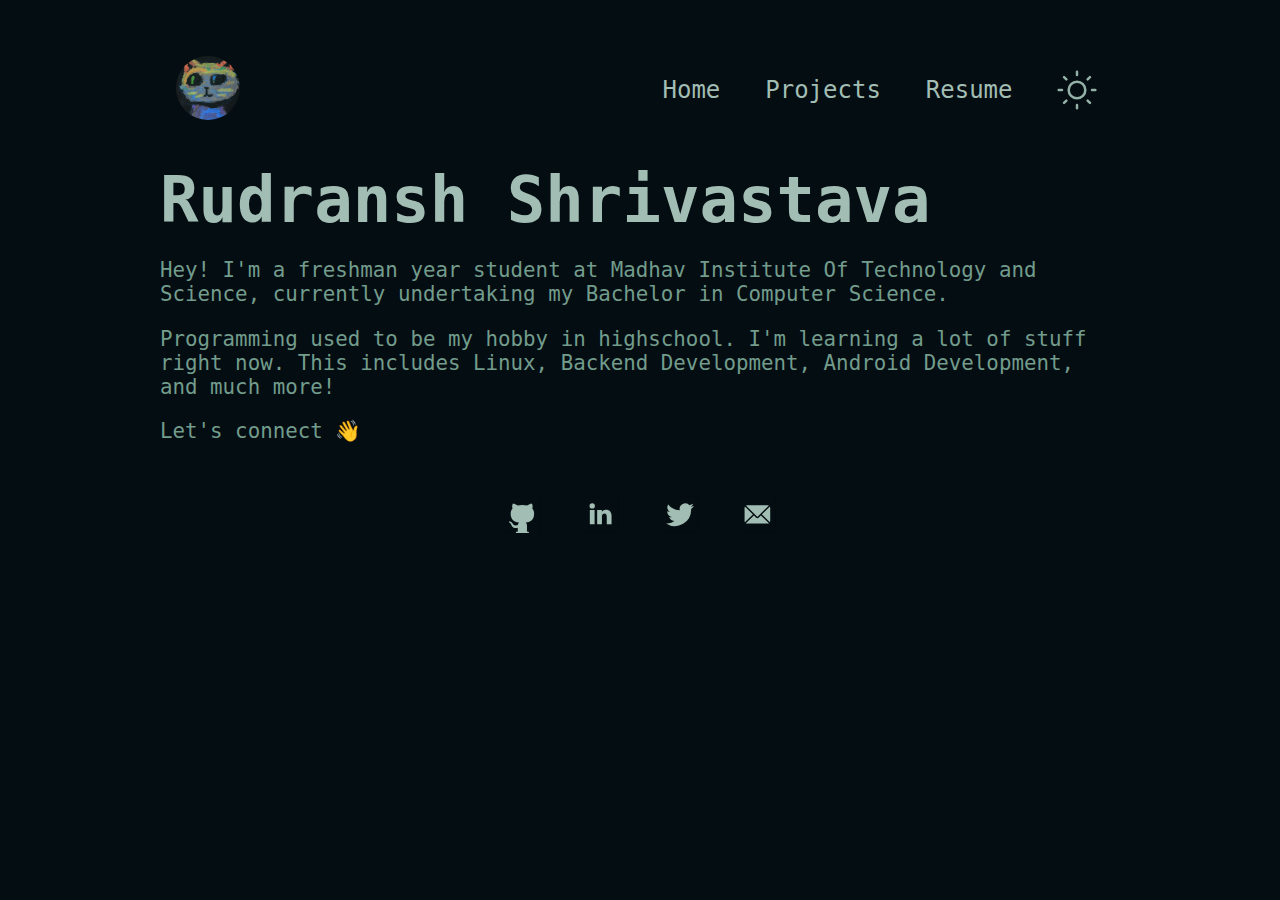
<file: index.html>
<!DOCTYPE html>
<html lang="en">

<head>
  <meta charset="UTF-8" />
  <meta name="viewport" content="width=device-width, initial-scale=1.0" />
  <link rel="icon" href="/img/logo.jpeg" type="image/x-icon">
  <title>Rudransh</title>
  <link rel="stylesheet" href="styles.css" />
  <script src="app.js"></script>
</head>

<body class="background-dark background-mode">
  <div id="menu-overlay" class="background-light background-mode">
    <div id="close">
      <svg xmlns="http://www.w3.org/2000/svg" x="0px" y="0px" viewBox="0,0,256,256">
        <g class="footer-dark footer-mode" fill-rule="nonzero" stroke="none" stroke-width="1" stroke-linecap="butt"
          stroke-linejoin="miter" stroke-miterlimit="10" stroke-dasharray="" stroke-dashoffset="0" font-family="none"
          font-weight="none" font-size="none" text-anchor="none" style="mix-blend-mode: normal">
          <g transform="scale(8.53333,8.53333)">
            <path
              d="M7,4c-0.25587,0 -0.51203,0.09747 -0.70703,0.29297l-2,2c-0.391,0.391 -0.391,1.02406 0,1.41406l7.29297,7.29297l-7.29297,7.29297c-0.391,0.391 -0.391,1.02406 0,1.41406l2,2c0.391,0.391 1.02406,0.391 1.41406,0l7.29297,-7.29297l7.29297,7.29297c0.39,0.391 1.02406,0.391 1.41406,0l2,-2c0.391,-0.391 0.391,-1.02406 0,-1.41406l-7.29297,-7.29297l7.29297,-7.29297c0.391,-0.39 0.391,-1.02406 0,-1.41406l-2,-2c-0.391,-0.391 -1.02406,-0.391 -1.41406,0l-7.29297,7.29297l-7.29297,-7.29297c-0.1955,-0.1955 -0.45116,-0.29297 -0.70703,-0.29297z">
            </path>
          </g>
        </g>
      </svg>
    </div>
    <div id="menu-items">
      <a class="color-light color-mode" href="#">Home</a>
      <a class="color-light color-mode" href="projects/index.html">Projects</a>
      <a class="color-light color-mode" href="resume/index.html">Resume</a>
    </div>
  </div>
  <div id="main">
    <div id="header" class="background-dark background-mode">
      <header>
        <div id="logo">
          <img src="img/logo.jpeg" alt="Rudransh Shrivastava">
        </div>
        <div id="links">
          <a class="color-dark color-mode" href="#">Home</a>
          <a class="color-dark color-mode" href="projects/index.html">Projects</a>
          <a class="color-dark color-mode" href="resume/index.html">Resume</a>
          <a class="color-dark color-mode" href="">
            <img id="toggle-mode" src="./img/sun.svg" alt="Light Mode">
          </a>
          <div id="menu">
            <?xml version="1.0" encoding="iso-8859-1"?>
            <svg class="footer-light footer-mode" height="64px" width="50px" xmlns="http://www.w3.org/2000/svg"
              xmlns:xlink="http://www.w3.org/1999/xlink" viewBox="0 0 330 300" xml:space="preserve">
              <g id="XMLID_225_">
                <path id="XMLID_226_"
                  d="M15,120h300c8.284,0,15-6.716,15-15s-6.716-15-15-15H15c-8.284,0-15,6.716-15,15S6.716,120,15,120z" />
                <path id="XMLID_227_"
                  d="M315,150H15c-8.284,0-15,6.716-15,15s6.716,15,15,15h300c8.284,0,15-6.716,15-15S323.284,150,315,150z" />
                <path id="XMLID_228_"
                  d="M315,210H15c-8.284,0-15,6.716-15,15s6.716,15,15,15h300c8.284,0,15-6.716,15-15S323.284,210,315,210z" />
              </g>
            </svg>
          </div>
        </div>
      </header>
    </div>
    <div id="body">
      <br>
      <h1 class="color-dark color-mode">Rudransh Shrivastava</h1>
      <p class="para-dark para-mode">
        Hey! I'm a freshman year student at Madhav Institute Of Technology and
        Science, currently undertaking my Bachelor in Computer Science.
      <p class="para-dark para-mode">Programming used to be my hobby in highschool. I'm learning a lot of stuff right
        now. This includes Linux, Backend Development, Android Development, and much more!

      </p>
      <p class="para-dark para-mode">Let's connect 👋
      </p>
      </p>
    </div>
    <div id="footer">
      <footer>
        <a href="https://github.com/rudransh-shrivastava">
          <svg class="footer-dark footer-mode" xmlns="http://www.w3.org/2000/svg" aria-label="GitHub" role="img"
            viewBox="0 0 512 512">
            <rect width="512" height="512" />
            <path class="footer-light footer-mode"
              d="M335 499c14 0 12 17 12 17H165s-2-17 12-17c13 0 16-6 16-12l-1-44c-71 16-86-34-86-34-12-30-28-37-28-37-24-16 1-16 1-16 26 2 40 26 40 26 22 39 59 28 74 22 2-17 9-28 16-35-57-6-116-28-116-126 0-28 10-51 26-69-3-6-11-32 3-67 0 0 21-7 70 26 42-12 86-12 128 0 49-33 70-26 70-26 14 35 6 61 3 67 16 18 26 41 26 69 0 98-60 120-117 126 10 8 18 24 18 48l-1 70c0 6 3 12 16 12z" />
          </svg>
        </a>
        <a href="https://linkedin.com/in/rudransh-shrivastava">
          <svg class="footer-light footer-mode" xmlns="http://www.w3.org/2000/svg" aria-label="LinkedIn" role="img"
            viewBox="0 0 512 512">
            <rect class="footer-dark footer-mode" width="512" height="512" />
            <circle cx="142" cy="138" r="37" />
            <path class="footer-light footer-mode" stroke-width="66" d="M244 194v198M142 194v198" />
            <path d="M276 282c0-20 13-40 36-40 24 0 33 18 33 45v105h66V279c0-61-32-89-76-89-34 0-51 19-59 32" />
          </svg>
        </a>
        <a href="https://twitter.com/rudranshstwt">
          <svg xmlns="http://www.w3.org/2000/svg" aria-label="Twitter" role="img" viewBox="0 0 512 512">
            <rect class="footer-dark footer-mode" width="512" height="512" />
            <path class="footer-light footer-mode"
              d="m458 140q-23 10-45 12 25-15 34-43-24 14-50 19a79 79 0 00-135 72q-101-7-163-83a80 80 0 0024 106q-17 0-36-10s-3 62 64 79q-19 5-36 1s15 53 74 55q-50 40-117 33a224 224 0 00346-200q23-16 40-41" />
          </svg>
        </a>
        <a href="mailto:rudransh.shr@gmail.com">
          <svg class="footer-dark footer-mode" xmlns="http://www.w3.org/2000/svg" aria-label="Email" role="img"
            viewBox="0 0 512 512">
            <rect width="512" height="512" />
            <rect class="footer-light footer-mode" width="356" height="256" x="78" y="128" rx="8%" />
            <path fill="none" stroke-width="20"
              d="M434 128L269 292c-7 8-19 8-26 0L78 128m0 256l129-128m227 128L305 256" />
          </svg>
        </a>
      </footer>
    </div>
  </div>
</body>

</html>
</file>
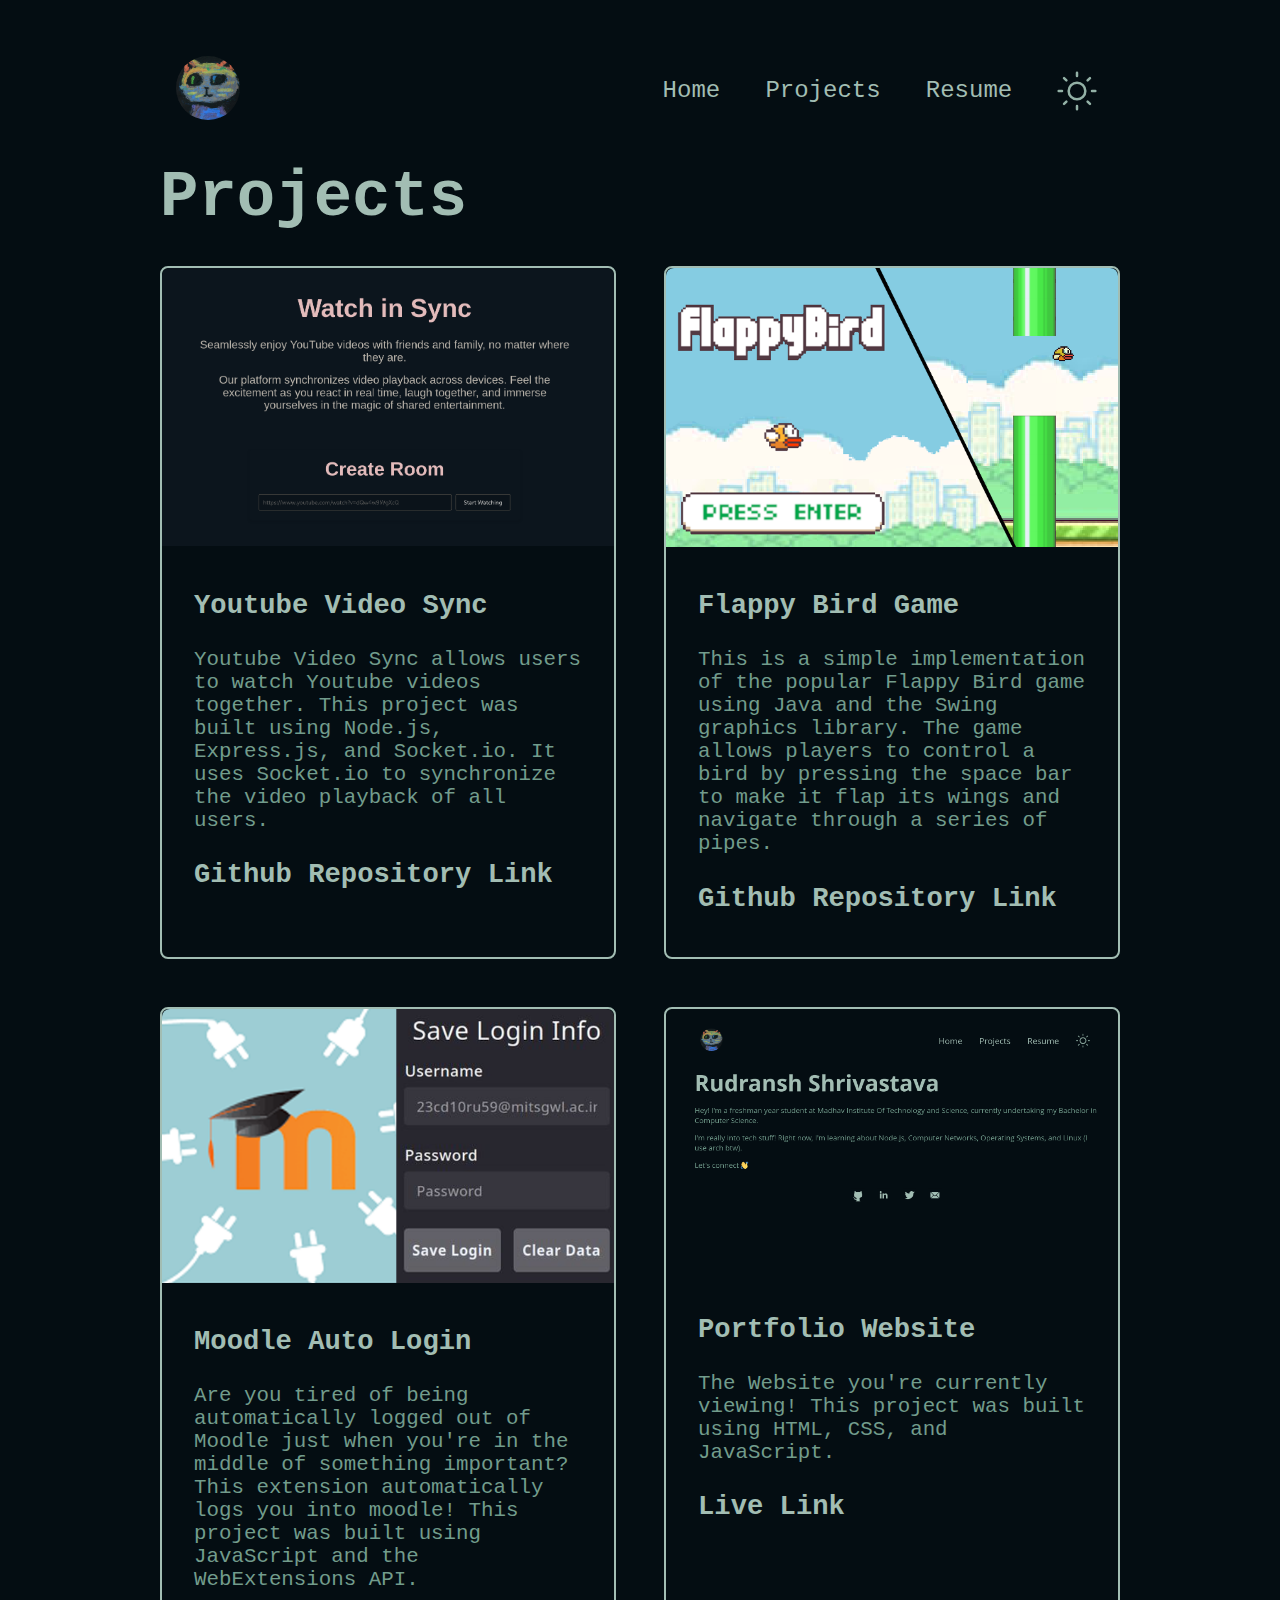
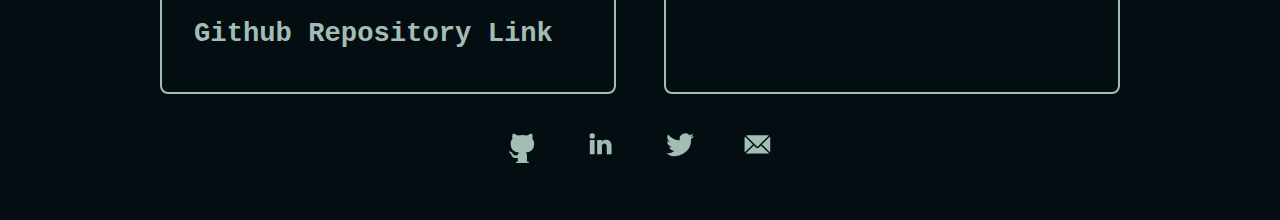
<file: projects/index.html>
<!DOCTYPE html>
<html lang="en">

<head>
  <meta charset="UTF-8" />
  <meta name="viewport" content="width=device-width, initial-scale=1.0" />
  <link rel="icon" href="/img/logo.jpeg" type="image/x-icon" />
  <title>Projects</title>
  <link rel="stylesheet" href="../styles.css" />
  <link rel="stylesheet" href="styles.css" />
  <script src="../app.js"></script>
</head>

<body class="background-dark background-mode">
  <div id="menu-overlay" class="background-light background-mode">
    <div id="close">
      <svg xmlns="http://www.w3.org/2000/svg" x="0px" y="0px" viewBox="0,0,256,256">
        <g class="footer-dark footer-mode" fill-rule="nonzero" stroke="none" stroke-width="1" stroke-linecap="butt"
          stroke-linejoin="miter" stroke-miterlimit="10" stroke-dasharray="" stroke-dashoffset="0" font-family="none"
          font-weight="none" font-size="none" text-anchor="none" style="mix-blend-mode: normal">
          <g transform="scale(8.53333,8.53333)">
            <path
              d="M7,4c-0.25587,0 -0.51203,0.09747 -0.70703,0.29297l-2,2c-0.391,0.391 -0.391,1.02406 0,1.41406l7.29297,7.29297l-7.29297,7.29297c-0.391,0.391 -0.391,1.02406 0,1.41406l2,2c0.391,0.391 1.02406,0.391 1.41406,0l7.29297,-7.29297l7.29297,7.29297c0.39,0.391 1.02406,0.391 1.41406,0l2,-2c0.391,-0.391 0.391,-1.02406 0,-1.41406l-7.29297,-7.29297l7.29297,-7.29297c0.391,-0.39 0.391,-1.02406 0,-1.41406l-2,-2c-0.391,-0.391 -1.02406,-0.391 -1.41406,0l-7.29297,7.29297l-7.29297,-7.29297c-0.1955,-0.1955 -0.45116,-0.29297 -0.70703,-0.29297z">
            </path>
          </g>
        </g>
      </svg>
    </div>
    <div id="menu-items">
      <a class="color-light color-mode" href="../index.html">Home</a>
      <a class="color-light color-mode" href="../projects/index.html">Projects</a>
      <a class="color-light color-mode" href="../resume/index.html">Resume</a>
    </div>
  </div>
  <div id="main">
    <div id="header" class="background-dark background-mode">
      <header>
        <div id="logo">
          <img src="../img/logo.jpeg" alt="Rudransh Shrivastava" />
        </div>
        <div id="links">
          <a class="color-dark color-mode" href="../index.html">Home</a>
          <a class="color-dark color-mode" href="../projects/index.html">Projects</a>
          <a class="color-dark color-mode" href="../resume/index.html">Resume</a>
          <a class="color-dark color-mode" href="">
            <img id="toggle-mode" src=".././img/sun.svg" alt="Light Mode" />
          </a>
          <div id="menu">
            <?xml version="1.0" encoding="iso-8859-1"?>
            <svg class="footer-light footer-mode" height="64px" width="50px" xmlns="http://www.w3.org/2000/svg"
              xmlns:xlink="http://www.w3.org/1999/xlink" viewBox="0 0 330 300" xml:space="preserve">
              <g id="XMLID_225_">
                <path id="XMLID_226_"
                  d="M15,120h300c8.284,0,15-6.716,15-15s-6.716-15-15-15H15c-8.284,0-15,6.716-15,15S6.716,120,15,120z" />
                <path id="XMLID_227_"
                  d="M315,150H15c-8.284,0-15,6.716-15,15s6.716,15,15,15h300c8.284,0,15-6.716,15-15S323.284,150,315,150z" />
                <path id="XMLID_228_"
                  d="M315,210H15c-8.284,0-15,6.716-15,15s6.716,15,15,15h300c8.284,0,15-6.716,15-15S323.284,210,315,210z" />
              </g>
            </svg>
          </div>
        </div>
      </header>
    </div>
    <div id="body">
      <br />
      <h1 class="color-dark color-mode">Projects</h1>
      <div class="project-cards">
        <div class="project-card border-mode border-dark">
          <img src="images/youtube-video-sync.png" alt="Youtube Video Sync" />
          <div class="project-details">
            <a href="https://github.com/rudransh-shrivastava/Youtube-Video-Sync">
              <h3 class="color-dark color-mode">Youtube Video Sync</h3>
            </a>
            <p class="para-dark para-mode">
              Youtube Video Sync allows users to watch Youtube videos together.
              This project was built using Node.js, Express.js, and Socket.io.
              It uses Socket.io to synchronize the video playback of all users.
            </p>
            <a href="https://github.com/rudransh-shrivastava/Youtube-Video-Sync">
              <h3 class="color-dark color-mode">Github Repository Link</h3>
            </a>
          </div>
        </div>
        <div class="project-card border-mode border-dark">
          <img src="images/flappy-bird-game.png" alt="Flappy Bird Game" />
          <div class="project-details">
            <a href="https://github.com/rudransh-shrivastava/flappy-bird-game">
              <h3 class="color-dark color-mode">Flappy Bird Game</h3>
            </a>
            <p class="para-dark para-mode">
              This is a simple implementation of the popular Flappy Bird game
              using Java and the Swing graphics library. The game allows
              players to control a bird by pressing the space bar to make it
              flap its wings and navigate through a series of pipes.
            </p>
            <a href="https://github.com/rudransh-shrivastava/flappy-bird-game">
              <h3 class="color-dark color-mode">Github Repository Link</h3>
            </a>
          </div>
        </div>
        <div class="project-card border-mode border-dark">
          <img src="images/moodle-auto-login.png" alt="Moodle Auto-Login" />
          <div class="project-details">
            <a href="https://github.com/rudransh-shrivastava/Moodle-AutoLogin">
              <h3 class="color-dark color-mode">Moodle Auto Login</h3>
            </a>
            <p class="para-dark para-mode">
              Are you tired of being automatically logged out of Moodle just when you're in the middle of something
              important? This extension automatically logs you into moodle!
              This project was built using JavaScript and the WebExtensions API.
            </p>
            <a href="https://github.com/rudransh-shrivastava/Moodle-AutoLogin">
              <h3 class="color-dark color-mode">Github Repository Link</h3>
            </a>
          </div>
        </div>
        <div class="project-card border-mode border-dark">
          <img src="images/portfolio-website.png" alt="Portfolio Website" />
          <div class="project-details">
            <a href="https://rudransh-shrivastava.github.io/">
              <h3 class="color-dark color-mode">Portfolio Website</h3>
            </a>
            <p class="para-dark para-mode">
              The Website you're currently viewing! This project was built using HTML, CSS, and JavaScript.
            </p>
            <a href="https://rudransh-shrivastava.github.io/">
              <h3 class="color-dark color-mode">Live Link</h3>
            </a>
          </div>
        </div>
      </div>
    </div>
    <div id="footer">
      <footer>
        <a href="https://github.com/rudransh-shrivastava">
          <svg class="footer-dark footer-mode" xmlns="http://www.w3.org/2000/svg" aria-label="GitHub" role="img"
            viewBox="0 0 512 512">
            <rect width="512" height="512" />
            <path class="footer-light footer-mode"
              d="M335 499c14 0 12 17 12 17H165s-2-17 12-17c13 0 16-6 16-12l-1-44c-71 16-86-34-86-34-12-30-28-37-28-37-24-16 1-16 1-16 26 2 40 26 40 26 22 39 59 28 74 22 2-17 9-28 16-35-57-6-116-28-116-126 0-28 10-51 26-69-3-6-11-32 3-67 0 0 21-7 70 26 42-12 86-12 128 0 49-33 70-26 70-26 14 35 6 61 3 67 16 18 26 41 26 69 0 98-60 120-117 126 10 8 18 24 18 48l-1 70c0 6 3 12 16 12z" />
          </svg>
        </a>
        <a href="https://linkedin.com/in/rudransh-shrivastava">
          <svg class="footer-light footer-mode" xmlns="http://www.w3.org/2000/svg" aria-label="LinkedIn" role="img"
            viewBox="0 0 512 512">
            <rect class="footer-dark footer-mode" width="512" height="512" />
            <circle cx="142" cy="138" r="37" />
            <path class="footer-light footer-mode" stroke-width="66" d="M244 194v198M142 194v198" />
            <path d="M276 282c0-20 13-40 36-40 24 0 33 18 33 45v105h66V279c0-61-32-89-76-89-34 0-51 19-59 32" />
          </svg>
        </a>
        <a href="https://twitter.com/rudranshstwt">
          <svg xmlns="http://www.w3.org/2000/svg" aria-label="Twitter" role="img" viewBox="0 0 512 512">
            <rect class="footer-dark footer-mode" width="512" height="512" />
            <path class="footer-light footer-mode"
              d="m458 140q-23 10-45 12 25-15 34-43-24 14-50 19a79 79 0 00-135 72q-101-7-163-83a80 80 0 0024 106q-17 0-36-10s-3 62 64 79q-19 5-36 1s15 53 74 55q-50 40-117 33a224 224 0 00346-200q23-16 40-41" />
          </svg>
        </a>
        <a href="mailto:rudransh.shr@gmail.com">
          <svg class="footer-dark footer-mode" xmlns="http://www.w3.org/2000/svg" aria-label="Email" role="img"
            viewBox="0 0 512 512">
            <rect width="512" height="512" />
            <rect class="footer-light footer-mode" width="356" height="256" x="78" y="128" rx="8%" />
            <path fill="none" stroke-width="20"
              d="M434 128L269 292c-7 8-19 8-26 0L78 128m0 256l129-128m227 128L305 256" />
          </svg>
        </a>
      </footer>
    </div>
  </div>
</body>

</html>
</file>
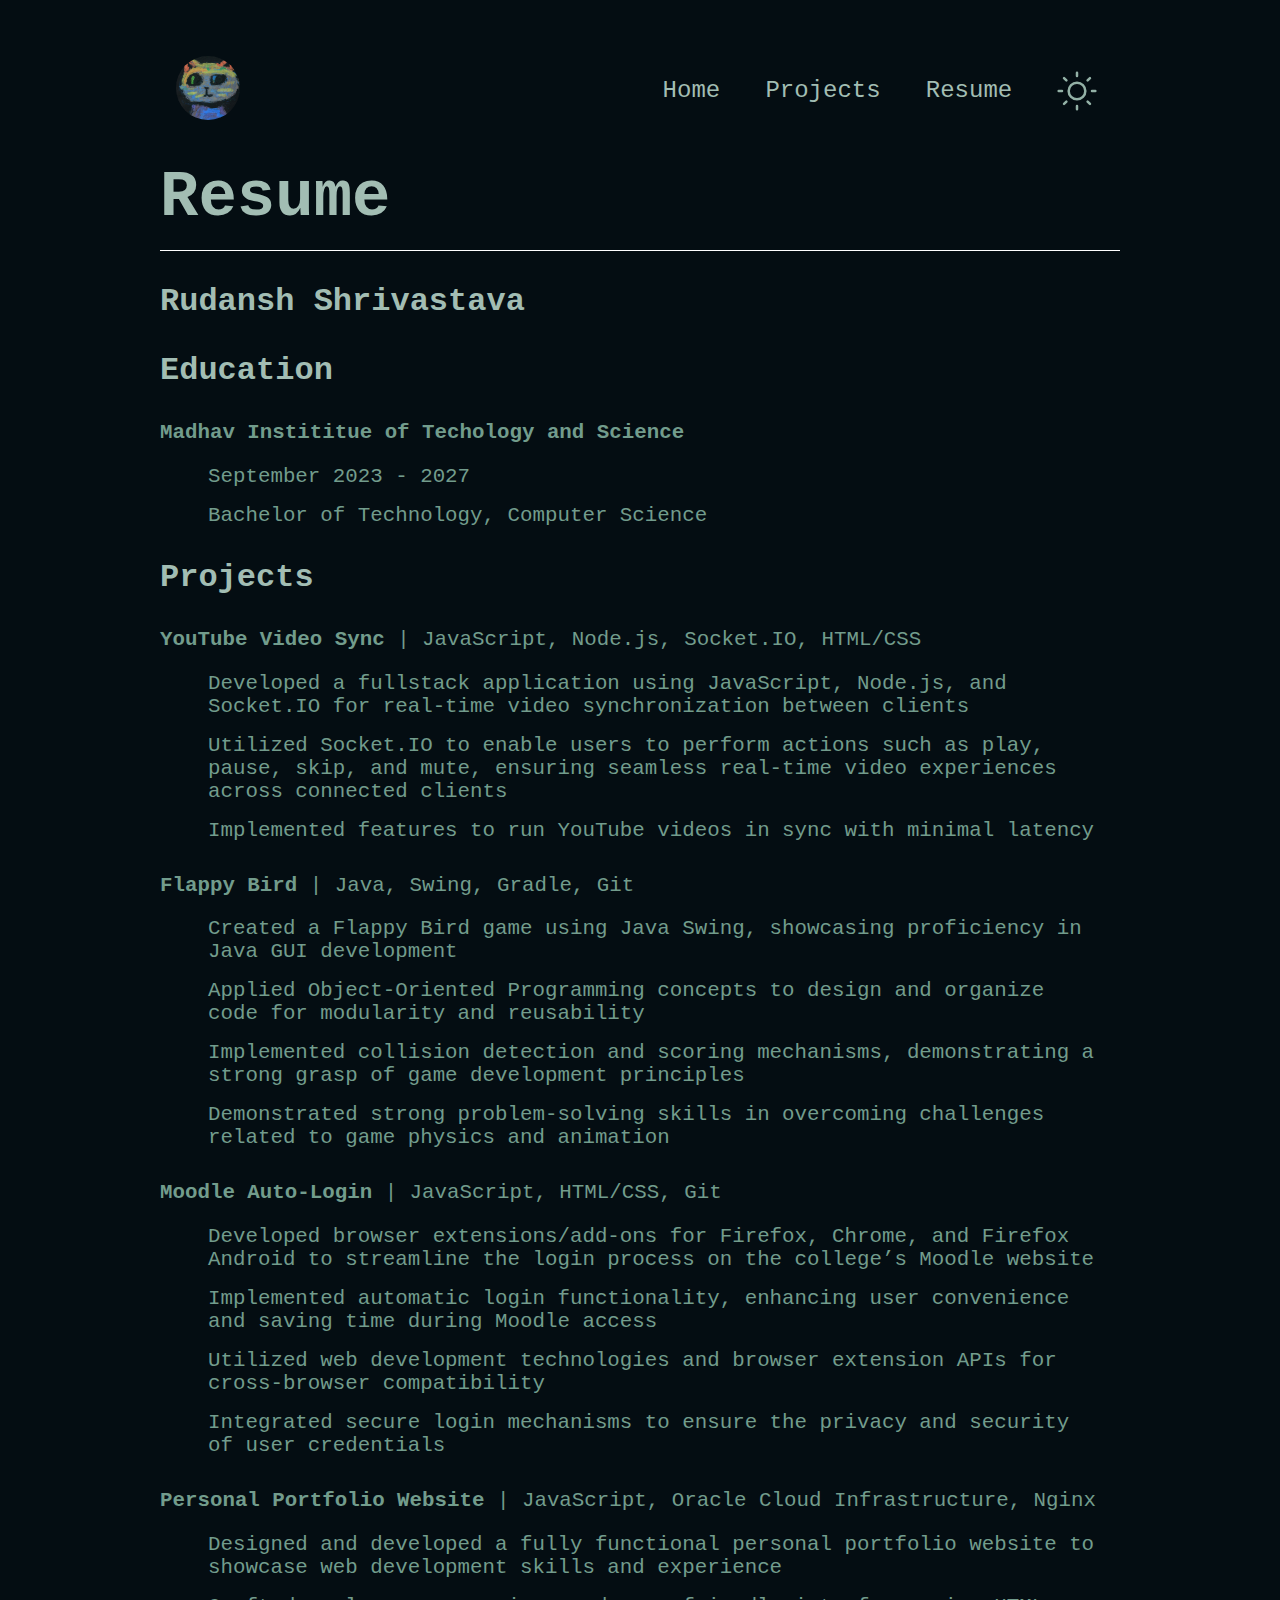
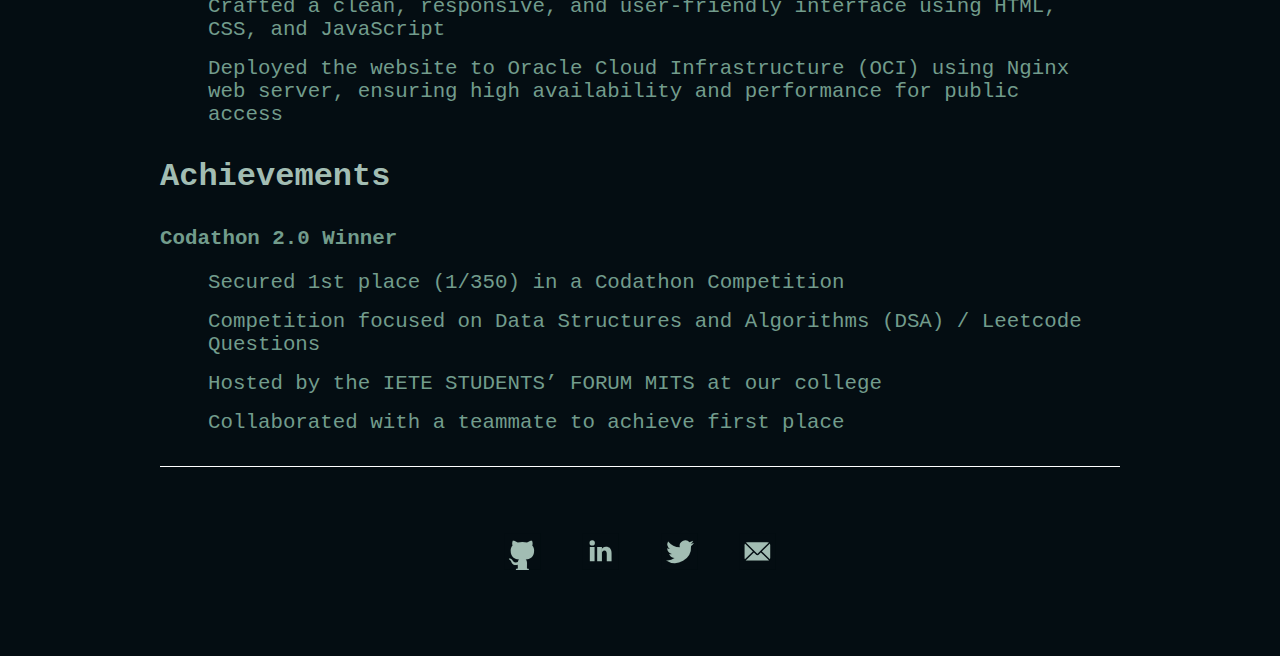
<file: resume/index.html>
<!DOCTYPE html>
<html lang="en">

<head>
  <meta charset="UTF-8" />
  <meta name="viewport" content="width=device-width, initial-scale=1.0" />
  <link rel="icon" href="/img/logo.jpeg" type="image/x-icon">
  <title>Resume</title>
  <link rel="stylesheet" href="../styles.css" />
  <link rel="stylesheet" href="styles.css" />
  <script src="../app.js"></script>
</head>

<body class="background-dark background-mode">
  <div id="menu-overlay" class="background-light background-mode">
    <div id="close">
      <svg xmlns="http://www.w3.org/2000/svg" x="0px" y="0px" viewBox="0,0,256,256">
        <g class="footer-dark footer-mode" fill-rule="nonzero" stroke="none" stroke-width="1" stroke-linecap="butt"
          stroke-linejoin="miter" stroke-miterlimit="10" stroke-dasharray="" stroke-dashoffset="0" font-family="none"
          font-weight="none" font-size="none" text-anchor="none" style="mix-blend-mode: normal">
          <g transform="scale(8.53333,8.53333)">
            <path
              d="M7,4c-0.25587,0 -0.51203,0.09747 -0.70703,0.29297l-2,2c-0.391,0.391 -0.391,1.02406 0,1.41406l7.29297,7.29297l-7.29297,7.29297c-0.391,0.391 -0.391,1.02406 0,1.41406l2,2c0.391,0.391 1.02406,0.391 1.41406,0l7.29297,-7.29297l7.29297,7.29297c0.39,0.391 1.02406,0.391 1.41406,0l2,-2c0.391,-0.391 0.391,-1.02406 0,-1.41406l-7.29297,-7.29297l7.29297,-7.29297c0.391,-0.39 0.391,-1.02406 0,-1.41406l-2,-2c-0.391,-0.391 -1.02406,-0.391 -1.41406,0l-7.29297,7.29297l-7.29297,-7.29297c-0.1955,-0.1955 -0.45116,-0.29297 -0.70703,-0.29297z">
            </path>
          </g>
        </g>
      </svg>
    </div>
    <div id="menu-items">
      <a class="color-light color-mode" href="../index.html">Home</a>
      <a class="color-light color-mode" href="../projects/index.html">Projects</a>
      <a class="color-light color-mode" href="../resume/index.html">Resume</a>
    </div>
  </div>
  <div id="main">
    <div id="header" class="background-dark background-mode">
      <header>
        <div id="logo">
          <img src="../img/logo.jpeg" alt="Rudransh Shrivastava" />
        </div>
        <div id="links">
          <a class="color-dark color-mode" href="../index.html">Home</a>
          <a class="color-dark color-mode" href="../projects/index.html">Projects</a>
          <a class="color-dark color-mode" href="../resume/index.html">Resume</a>
          <a class="color-dark color-mode" href="">
            <img id="toggle-mode" src=".././img/sun.svg" alt="Light Mode" />
          </a>
          <div id="menu">
            <?xml version="1.0" encoding="iso-8859-1"?>
            <svg class="footer-light footer-mode" height="64px" width="50px" xmlns="http://www.w3.org/2000/svg"
              xmlns:xlink="http://www.w3.org/1999/xlink" viewBox="0 0 330 300" xml:space="preserve">
              <g id="XMLID_225_">
                <path id="XMLID_226_"
                  d="M15,120h300c8.284,0,15-6.716,15-15s-6.716-15-15-15H15c-8.284,0-15,6.716-15,15S6.716,120,15,120z" />
                <path id="XMLID_227_"
                  d="M315,150H15c-8.284,0-15,6.716-15,15s6.716,15,15,15h300c8.284,0,15-6.716,15-15S323.284,150,315,150z" />
                <path id="XMLID_228_"
                  d="M315,210H15c-8.284,0-15,6.716-15,15s6.716,15,15,15h300c8.284,0,15-6.716,15-15S323.284,210,315,210z" />
              </g>
            </svg>
          </div>
        </div>
      </header>
    </div>
    <div id="body">
      <br />
      <h1 class="color-dark color-mode">Resume</h1>
      <div id="resume-content">
        <h2 id="rudransh-shrivastava" class="color-dark color-mode">
          Rudansh Shrivastava
        </h2>
        <h2 class="color-dark color-mode">Education</h2>
        <p class="para-dark para-mode">
          <strong>Madhav Instititue of Techology and Science</strong>
        <p class="para-dark para-mode resume-description">September 2023 - 2027</p>
        <p class="para-dark para-mode resume-description">Bachelor of Technology, Computer Science</p>
        <h2 class="color-dark para-mode">Projects</h2>
        <p class="para-dark para-mode project-title">
          <strong>YouTube Video Sync</strong> | JavaScript, Node.js, Socket.IO, HTML/CSS
        </p>
        <p class="para-dark para-mode resume-description">Developed a fullstack application using JavaScript, Node.js,
          and Socket.IO for
          real-time video synchronization between clients</p>
        <p class="para-dark para-mode resume-description">Utilized Socket.IO to enable users to perform actions such as
          play, pause, skip,
          and mute, ensuring seamless real-time video experiences across connected clients</p>
        <p class="para-dark para-mode resume-description">Implemented features to run YouTube videos in sync with
          minimal latency</p>

        <p class="para-dark para-mode project-title">
          <strong>Flappy Bird</strong> | Java, Swing, Gradle, Git
        </p>
        <p class="para-dark para-mode resume-description">Created a Flappy Bird game using Java Swing, showcasing
          proficiency in Java GUI
          development</p>
        <p class="para-dark para-mode resume-description">Applied Object-Oriented Programming concepts to design and
          organize code for
          modularity and reusability</p>
        <p class="para-dark para-mode resume-description">Implemented collision detection and scoring mechanisms,
          demonstrating a strong
          grasp of game development principles</p>
        <p class="para-dark para-mode resume-description">Demonstrated strong problem-solving skills in overcoming
          challenges related to
          game physics and animation</p>

        <p class="para-dark para-mode project-title">
          <strong>Moodle Auto-Login</strong> | JavaScript, HTML/CSS, Git
        </p>
        <p class="para-dark para-mode resume-description">Developed browser extensions/add-ons for Firefox, Chrome, and
          Firefox Android to
          streamline the login process on the college’s Moodle website</p>
        <p class="para-dark para-mode resume-description">Implemented automatic login functionality, enhancing user
          convenience and saving
          time during Moodle access</p>
        <p class="para-dark para-mode resume-description">Utilized web development technologies and browser extension
          APIs for
          cross-browser compatibility</p>
        <p class="para-dark para-mode resume-description">Integrated secure login mechanisms to ensure the privacy and
          security of user
          credentials</p>

        <p class="para-dark para-mode project-title">
          <strong>Personal Portfolio Website</strong> | JavaScript, Oracle Cloud Infrastructure,
          Nginx
        </p>
        <p class="para-dark para-mode resume-description">Designed and developed a fully functional personal portfolio
          website to showcase
          web development skills and experience</p>
        <p class="para-dark para-mode resume-description">Crafted a clean, responsive, and user-friendly interface
          using HTML, CSS, and
          JavaScript</p>
        <p class="para-dark para-mode resume-description">Deployed the website to Oracle Cloud Infrastructure (OCI)
          using Nginx web server,
          ensuring high availability and performance for public access</p>
        <h2 class="color-dark para-mode">Achievements</h2>
        <p class="para-dark para-mode"><strong>Codathon 2.0 Winner</strong></p>
        <p class="para-dark para-mode resume-description">Secured 1st place (1/350) in a Codathon Competition</p>
        <p class="para-dark para-mode resume-description">Competition focused on Data Structures and Algorithms (DSA) /
          Leetcode Questions
        </p>
        <p class="para-dark para-mode resume-description">Hosted by the IETE STUDENTS’ FORUM MITS at our college</p>
        <p class="para-dark para-mode resume-description">Collaborated with a teammate to achieve first place</p>


      </div>
      <br />
    </div>
    <div id="footer">
      <footer>
        <a href="https://github.com/rudransh-shrivastava">
          <svg class="footer-dark footer-mode" xmlns="http://www.w3.org/2000/svg" aria-label="GitHub" role="img"
            viewBox="0 0 512 512">
            <rect width="512" height="512" />
            <path class="footer-light footer-mode"
              d="M335 499c14 0 12 17 12 17H165s-2-17 12-17c13 0 16-6 16-12l-1-44c-71 16-86-34-86-34-12-30-28-37-28-37-24-16 1-16 1-16 26 2 40 26 40 26 22 39 59 28 74 22 2-17 9-28 16-35-57-6-116-28-116-126 0-28 10-51 26-69-3-6-11-32 3-67 0 0 21-7 70 26 42-12 86-12 128 0 49-33 70-26 70-26 14 35 6 61 3 67 16 18 26 41 26 69 0 98-60 120-117 126 10 8 18 24 18 48l-1 70c0 6 3 12 16 12z" />
          </svg>
        </a>
        <a href="https://linkedin.com/in/rudransh-shrivastava">
          <svg class="footer-light footer-mode" xmlns="http://www.w3.org/2000/svg" aria-label="LinkedIn" role="img"
            viewBox="0 0 512 512">
            <rect class="footer-dark footer-mode" width="512" height="512" />
            <circle cx="142" cy="138" r="37" />
            <path class="footer-light footer-mode" stroke-width="66" d="M244 194v198M142 194v198" />
            <path d="M276 282c0-20 13-40 36-40 24 0 33 18 33 45v105h66V279c0-61-32-89-76-89-34 0-51 19-59 32" />
          </svg>
        </a>
        <a href="https://twitter.com/rudranshstwt">
          <svg xmlns="http://www.w3.org/2000/svg" aria-label="Twitter" role="img" viewBox="0 0 512 512">
            <rect class="footer-dark footer-mode" width="512" height="512" />
            <path class="footer-light footer-mode"
              d="m458 140q-23 10-45 12 25-15 34-43-24 14-50 19a79 79 0 00-135 72q-101-7-163-83a80 80 0 0024 106q-17 0-36-10s-3 62 64 79q-19 5-36 1s15 53 74 55q-50 40-117 33a224 224 0 00346-200q23-16 40-41" />
          </svg>
        </a>
        <a href="mailto:rudransh.shr@gmail.com">
          <svg class="footer-dark footer-mode" xmlns="http://www.w3.org/2000/svg" aria-label="Email" role="img"
            viewBox="0 0 512 512">
            <rect width="512" height="512" />
            <rect class="footer-light footer-mode" width="356" height="256" x="78" y="128" rx="8%" />
            <path fill="none" stroke-width="20"
              d="M434 128L269 292c-7 8-19 8-26 0L78 128m0 256l129-128m227 128L305 256" />
          </svg>
        </a>
      </footer>
    </div>
  </div>
</body>

</html>
</file>
<file: styles.css>
:root {
  --darkest-blue: rgb(4, 13, 18);
  --blue: rgb(24, 61, 61);
  --light-gray: rgb(114, 156, 140);
  --lightest-blue: rgb(162, 189, 179);
}

/* clear defaults */
h1,
body {
  margin: 0;
  padding: 0;
}

a {
  text-decoration: none;
}

body {
  font-family: "Open Sans", monospace;
  min-height: 100vh;
  display: flex;
  flex-direction: column;
  align-items: center;
}

#menu-overlay {
  z-index: 2;
  position: fixed;
  width: 100%;
  height: 100%;
  left: 100%;
  transition: left 0.5s ease;
  display: flex;
  flex-direction: column;
}

#close {
  align-self: flex-end;
  margin: 4.4rem 5.6rem;
  width: 3rem;
  height: 3rem;
}

#menu-items {
  display: flex;
  flex-direction: column;
  align-items: center;
  justify-content: center;
}

#menu-items a {
  font-size: 2rem;
  font-weight: 600;
  margin: 1rem;
}

#main {
  width: 75%;
}

#header {
  z-index: 1;
  width: 75%;
  height: 10rem;
  position: fixed;
}

header {
  display: flex;
  flex-direction: column;
  padding: 2.5rem 0 0 0;
  flex-direction: row;
  justify-content: space-between;
}

#logo img {
  width: 4rem;
  height: auto;
  margin: 1rem;
  border-radius: 50%;
}

#links {
  width: 30rem;
  display: flex;
  justify-content: space-around;
}

#links a {
  font-size: 1.5rem;
  margin: 1rem;
  display: flex;
  align-items: center;
  justify-content: center;
}

#links a:hover {
  color: none;
}

#links a img {
  width: 2.5rem;
}

#menu {
  width: 3.5rem;
  height: auto;
  margin: 1rem;
  display: none;
}

#menu svg:hover {
  cursor: pointer;
}

#body {
  margin-top: 9rem;
}

h1 {
  font-size: 4rem;
  font-weight: 700;
}

h2 {
  font-size: 2rem;
}

h3 {
  font-size: 1.7rem;
  font-weight: 600;
}

p {
  font-size: 1.3rem;
}

#footer {
  display: flex;
  justify-content: center;
}

footer svg {
  margin: 2rem 1rem 2rem 1rem;
  width: 2.3rem;
}

.footer-dark {
  fill: var(--darkest-blue);
  stroke: var(--darkest-blue);
}

.footer-light {
  fill: var(--lightest-blue);
  stroke: var(--lightest-blue);
}

.background-dark {
  background-color: var(--darkest-blue);
}

.background-light {
  background-color: var(--lightest-blue);
}

.para-dark {
  color: var(--light-gray);
}

.para-light {
  color: var(--blue);
}

.color-dark {
  color: var(--lightest-blue);
}

.color-light {
  color: var(--darkest-blue);
}

.border-dark {
  border: 0.15rem solid var(--lightest-blue);
}

.border-light {
  border: 0.15rem solid var(--darkest-blue);
}

@media (max-width: 800px) {
  #header {
    min-width: 80%;
  }

  #logo img {
    margin-top: 1.2rem;
  }

  #links {
    justify-content: end;
  }

  #links a {
    display: none;
  }

  #links a:nth-last-child(2) {
    display: flex;
  }

  #links #menu {
    display: block;
    margin-right: 1.5rem;
  }
}

@media (max-width: 480px) {
  #header {
    width: 88%;
  }

  #links #menu {
    margin-right: 3.5rem;
  }

  h1 {
    font-size: 2.8rem;
  }

  h2 {
    font-size: 2rem;
  }

  h3 {
    font-size: 1rem;
  }

  p {
    font-size: 1rem;
  }

  footer svg {
    margin: 1rem 0.5rem 2rem 0.5rem;
    width: 2.3rem;
  }

  #close {
    margin-right: 4rem;
  }
}
</file>
<file: projects/styles.css>
:root {
  --darkest-blue: rgb(4, 13, 18);
  --blue: rgb(24, 61, 61);
  --light-gray: rgb(114, 156, 140);
  --lightest-blue: rgb(162, 189, 179);
}

.project-cards {
  display: grid;
  grid-template-columns: repeat(2, 1fr);
  gap: 3rem;
  padding: 2rem 0 0 0;
}

.project-card {
  display: flex;
  flex-direction: column;
  border-radius: 0.5rem;
  overflow: hidden;
  transition: transform 0.2s;
}

.project-card img {
  max-width: 100%;
  height: auto;
  border-top-left-radius: 0.5rem;
  border-top-right-radius: 0.5rem;
}

.project-details {
  padding: 1rem 2rem;
}

.project-card h2 {
  padding: 0;
}

.project-card p {
  padding: 0rem;
}

@media (max-width: 1000px) {
  .project-cards {
    grid-template-columns: 1fr;
  }
}
</file>
<file: resume/styles.css>
#resume-content {
  margin-top: 1rem;
  margin-bottom: 1rem;
  border-top: 0.1rem solid white;
  border-bottom: 0.1rem solid white;
  padding-top: 1rem;
  padding-bottom: 1rem;
}

#rudransh-shrivastava {
  margin-top: 1rem;
}

h2 {
  margin: 2rem 0 2rem 0;
}

.project-title {
  margin-top: 2rem;
}

.resume-description {
  padding-left: 2rem;
  margin: 1rem;
}
</file>
